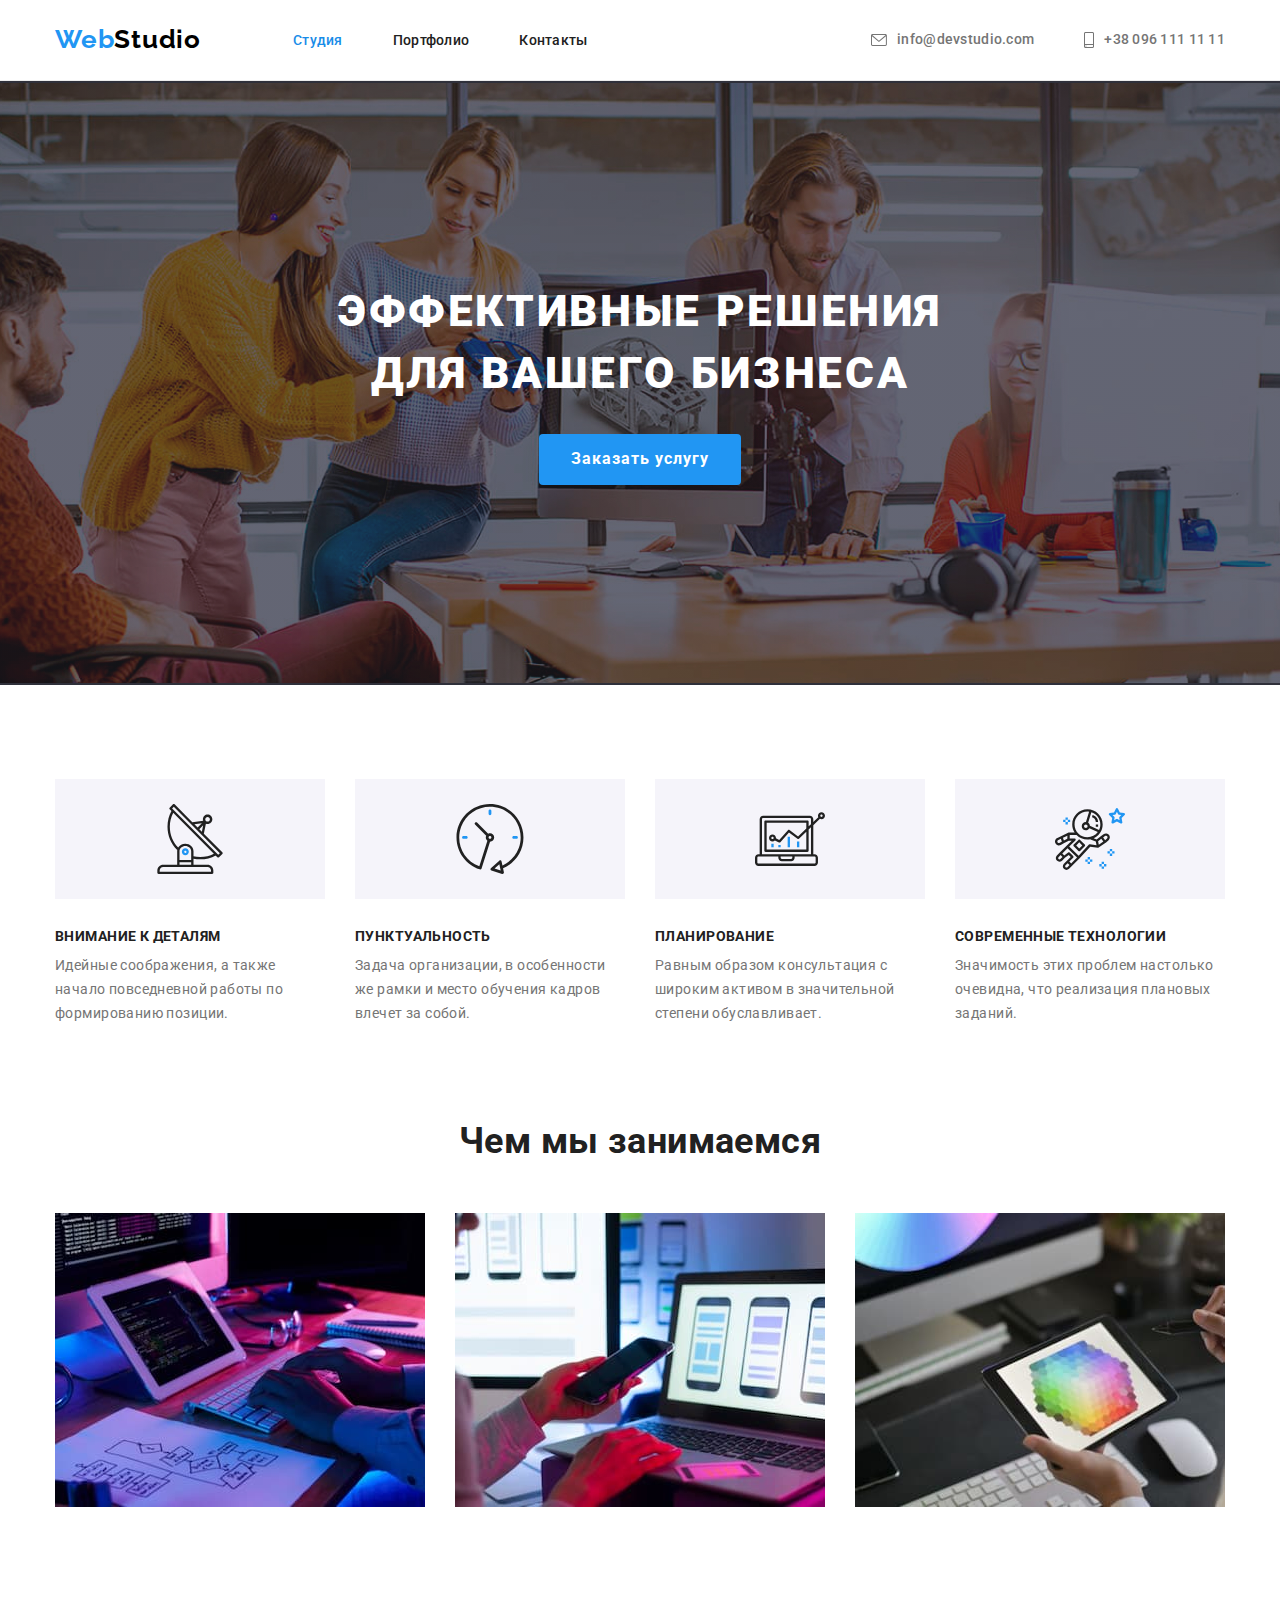
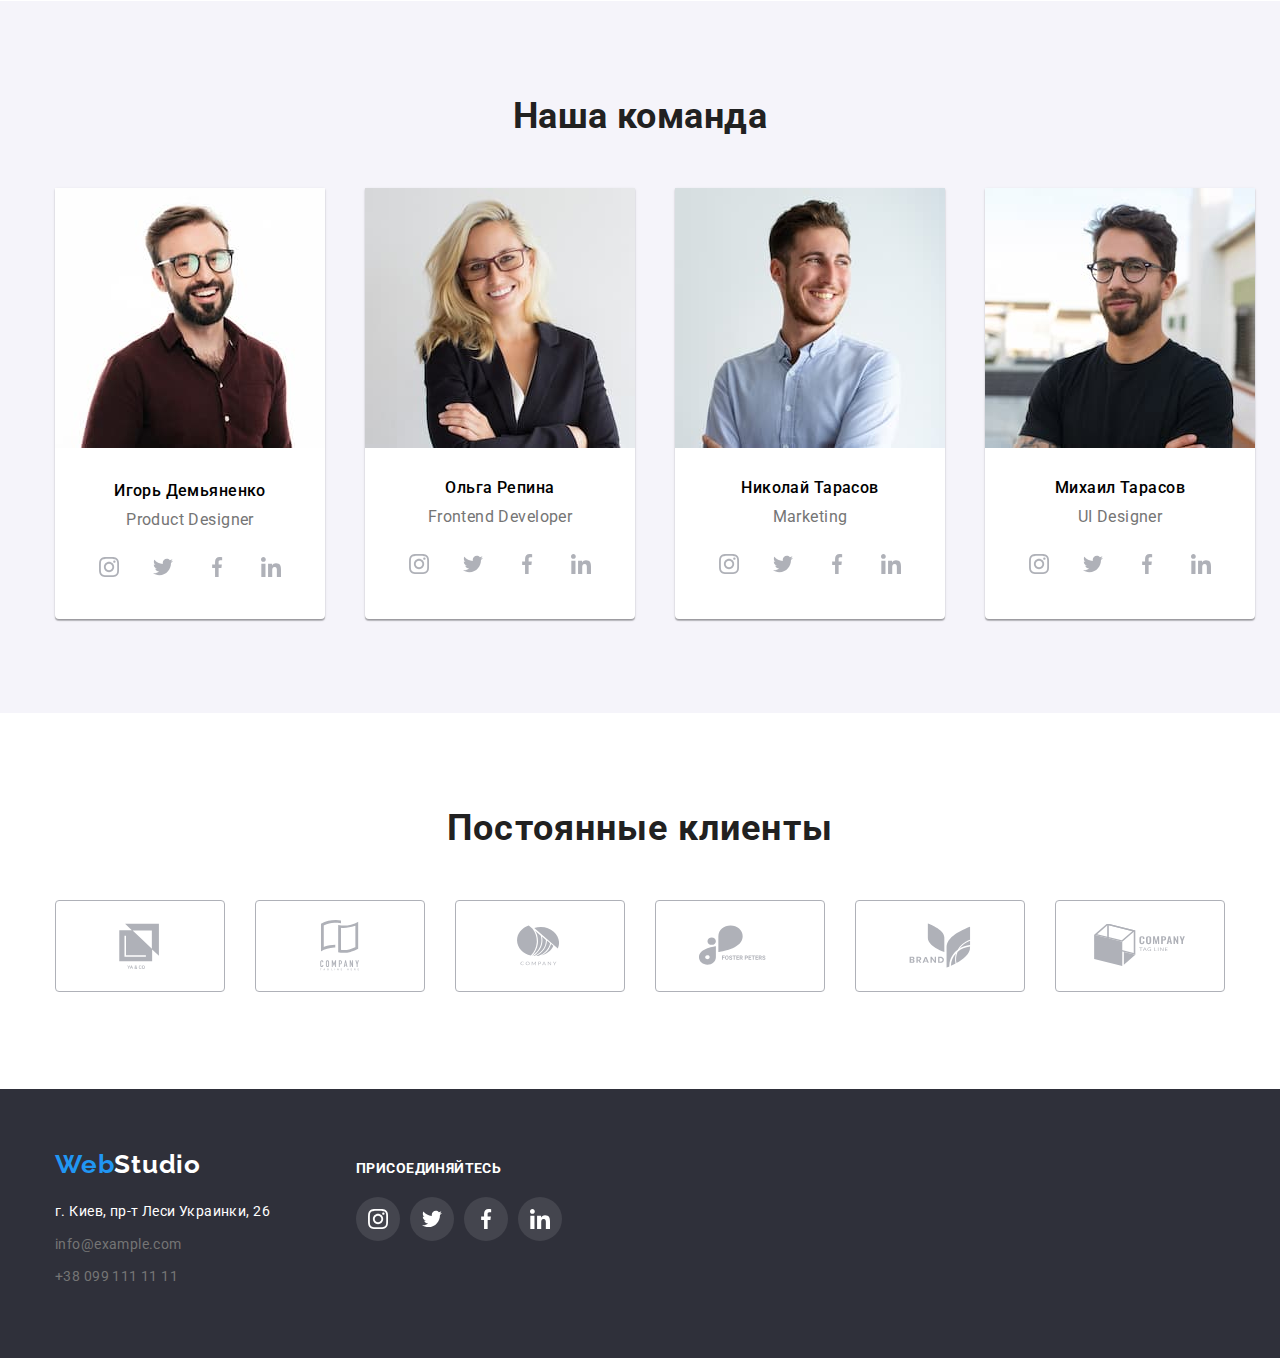
<file: index.html>
<!DOCTYPE html>
<html lang="ru">
<head>
    <meta charset="UTF-8">
    <meta http-equiv="X-UA-Compatible" content="IE=edge">
    <meta name="viewport" content="width=device-width, initial-scale=1.0">
    <link rel="preconnect" href="https://fonts.googleapis.com">
    <link rel="preconnect" href="https://fonts.gstatic.com" crossorigin>
    <link href="https://fonts.googleapis.com/css2?family=Raleway:wght@700&family=Roboto:wght@400;500;700;900&display=swap" rel="stylesheet">
    <link rel="stylesheet" href="css/modern-normalize.css">
    <link rel="stylesheet" href="css/style.css">
    <title>WebStudio</title>
</head>
<body>
    <header class="header">
            <div class="header-conteiner container">
                    <nav class="header-navigation">
                        <a href="" class="web header-logo">Web<span class="header-web">Studio</span></a>
                        <ul class="header-navigation-list">
                            <li><a href="index.html" class="header-nav-item header-active">Студия</a></li>
                            <li><a href="portfolio.html" class="header-nav-item">Портфолио</a></li>
                            <li><a href="" class="header-nav-item last">Контакты</a></li>
                        </ul>
                    </nav>
                    <ul class="header-contacts-list">
                        <li class="header-contact-li">
                            <a href="mailto:info@devstudio.com" class="header-contacts-item"><svg class="header-mail-icon">
                                <use href="images/icons.svg#icon-envelope"></use>
                            </svg>info@devstudio.com</a></li>
                        <li class="header-contact-li"><a href="tel:+380961111111" class="header-contacts-item"><svg class="header-phone-icon">
                            <use href="images/icons.svg#icon-smartphone"></use>
                        </svg>+38 096 111 11 11</a></li>
                    </ul>
            </div>
    </header>
    <main>
        <section class="main-section">
            <div class="main-container container">
                <h1 class="main-header">Эффективные решения <br>для вашего бизнеса</h1>
                <button type="button" class="first-button">Заказать услугу</button>
            </div>
        </section>    
        <section class="section"> 
                <div class="container">
                    <ul class="details-list">
                        <li class="details-item">
                            <div class="details-icon-container">
                                <svg class="details-icon">
                                    <use href="images/icons.svg#icon-antenna"></use>
                                </svg>
                            </div>
                            <h3 class="details-head">Внимание к деталям</h3>
                            <p class="details-text">Идейные соображения, а также начало повседневной работы по формированию позиции.</p>
                        </li>
                        <li class="details-item">
                            <div class="details-icon-container">
                                <svg class="details-icon">
                                    <use href="images/icons.svg#icon-clock"></use>
                                </svg>
                            </div>
                            <h3 class="details-head">Пунктуальность</h3>
                            <p class="details-text">Задача организации, в особенности же рамки и место обучения кадров влечет за собой.</p>
                        </li>
                        <li class="details-item">
                            <div class="details-icon-container">
                                <svg class="details-icon">
                                    <use href="images/icons.svg#icon-diagram"></use>
                                </svg>
                            </div>
                            <h3 class="details-head">Планирование</h3>
                            <p class="details-text">Равным образом консультация с широким активом в значительной степени обуславливает.</p>
                        </li>
                        <li class="details-item last">
                            <div class="details-icon-container">
                                <svg class="details-icon">
                                    <use href="images/icons.svg#icon-astronaut"></use>
                                </svg>
                            </div>
                            <h3 class="details-head">Современные технологии</h3>
                            <p class="details-text">Значимость этих проблем настолько очевидна, что реализация плановых заданий.</p>
                        </li>
                    </ul>
                </div>
        </section>
        <section class="section job">
            <div class="job-div">
                <div class="container">
                    <h2 class="our-job-head">Чем мы занимаемся</h2>
                    <ul class="our-job-list">
                        <li><img src="images/1.jpg" alt="программирование" width="370" height="294" class="webpict"></li>
                        <li><img src="images/2.jpg" alt="программирование" width="370" height="294" class="webpict"></li>
                        <li><img src="images/3.jpg" alt="программирование" width="370" height="294" class="webpict"></li>
                    </ul>
                </div>
            </div>
        </section>
        <section class="team-section section">
            <div class="team-div">
                <div class="container">
                    <h2 class="team-head">Наша команда</h2>
                    <ul class="team-list container">
                        <li class="team-item">
                            <img src="images/demyanenko.jpg" alt="Демьяненко" width="270" height="260">
                            <h3 class="name">Игорь Демьяненко</h3>
                            <p lang="en" class="profession">Product Designer</p>
                                <ul class="team-connect-list">
                                    <li class="team-connect-item"><a class="team-connect-sending" href="">
                                        <svg class="team-connect-icon">
                                            <use href="images/icons.svg#icon-instagram"></use>
                                        </svg>
                                    </a></li>
                                    <li class="team-connect-item"><a class="team-connect-sending" href="">
                                        <svg class="team-connect-icon">
                                            <use href="images/icons.svg#icon-twitter"></use>
                                        </svg>
                                    </a></li>
                                    <li class="team-connect-item"><a class="team-connect-sending" href="">
                                        <svg class="team-connect-icon">
                                            <use href="images/icons.svg#icon-facebook"></use>
                                        </svg>
                                    </a></li>
                                    <li class="team-connect-item last"><a class="team-connect-sending" href="">
                                        <svg class="team-connect-icon">
                                            <use href="images/icons.svg#icon-linkedin"></use>
                                        </svg>
                                    </a></li>
                                </ul>
                        </li>
                        <li class="team-item">
                            <img src="images/repina.jpg" alt="Репина" width="270" height="260" class="webpict">
                            <h3 class="name">Ольга Репина</h3>
                            <p lang="en" class="profession">Frontend Developer</p>
                                <ul class="team-connect-list">
                                    <li class="team-connect-item"><a class="team-connect-sending" href="">
                                        <svg class="team-connect-icon">
                                            <use href="images/icons.svg#icon-instagram"></use>
                                        </svg>
                                    </a></li>
                                    <li class="team-connect-item"><a class="team-connect-sending" href="">
                                        <svg class="team-connect-icon">
                                            <use href="images/icons.svg#icon-twitter"></use>
                                        </svg>
                                    </a></li>
                                    <li class="team-connect-item"><a class="team-connect-sending" href="">
                                        <svg class="team-connect-icon">
                                            <use href="images/icons.svg#icon-facebook"></use>
                                        </svg>
                                    </a></li>
                                    <li class="team-connect-item last"><a class="team-connect-sending" href="">
                                        <svg class="team-connect-icon">
                                            <use href="images/icons.svg#icon-linkedin"></use>
                                        </svg>
                                    </a></li>
                                </ul>
                        </li>
                        <li class="team-item">
                            <img src="images/tarasov.jpg" alt="Тарасов" width="270" height="260" class="webpict">
                            <h3 class="name">Николай Тарасов</h3>
                            <p lang="en" class="profession">Marketing</p>
                                <ul class="team-connect-list">
                                    <li class="team-connect-item"><a class="team-connect-sending" href="">
                                        <svg class="team-connect-icon">
                                            <use href="images/icons.svg#icon-instagram"></use>
                                        </svg>
                                    </a></li>
                                    <li class="team-connect-item"><a class="team-connect-sending" href="">
                                        <svg class="team-connect-icon">
                                            <use href="images/icons.svg#icon-twitter"></use>
                                        </svg>
                                    </a></li>
                                    <li class="team-connect-item"><a class="team-connect-sending" href="">
                                        <svg class="team-connect-icon">
                                            <use href="images/icons.svg#icon-facebook"></use>
                                        </svg>
                                    </a></li>
                                    <li class="team-connect-item last"><a class="team-connect-sending" href="">
                                        <svg class="team-connect-icon">
                                            <use href="images/icons.svg#icon-linkedin"></use>
                                        </svg>
                                    </a></li>
                                </ul>
                        </li>
                        <li class="team-item">
                            <img src="images/ermakov.jpg" alt="Тарасов" width="270" height="260" class="webpict">
                            <h3 class="name">Михаил Тарасов</h3>
                            <p lang="en" class="profession">UI Designer</p>
                                <ul class="team-connect-list">
                                    <li class="team-connect-item"><a class="team-connect-sending" href="">
                                        <svg class="team-connect-icon">
                                            <use href="images/icons.svg#icon-instagram"></use>
                                        </svg>
                                    </a></li>
                                    <li class="team-connect-item"><a class="team-connect-sending" href="">
                                        <svg class="team-connect-icon">
                                            <use href="images/icons.svg#icon-twitter"></use>
                                        </svg>
                                    </a></li>
                                    <li class="team-connect-item"><a class="team-connect-sending" href="">
                                        <svg class="team-connect-icon">
                                            <use href="images/icons.svg#icon-facebook"></use>
                                        </svg>
                                    </a></li>
                                    <li class="team-connect-item last"><a class="team-connect-sending" href="">
                                        <svg class="team-connect-icon">
                                            <use href="images/icons.svg#icon-linkedin"></use>
                                        </svg>
                                    </a></li>
                                </ul>
                        </li>
                    </ul>
                </div>
            </div>
        </section>
        <section class="clients section">
            <div class="container">
            <h2 class="clients-head">Постоянные клиенты</h2>
                <ul class="clients-list">
                    <li class="clients-item">
                        <a href="" class="clients-sending"><svg class="clients-icon"><use href="images/icons.svg#icon-client1"></use></svg></a>
                    </li>
                    <li class="clients-item">
                        <a href="" class="clients-sending"><svg class="clients-icon"><use href="images/icons.svg#icon-client2"></use></svg></a>
                    </li>
                    <li class="clients-item">
                        <a href="" class="clients-sending"><svg class="clients-icon"><use href="images/icons.svg#icon-client3"></use></svg></a>
                    </li>
                    <li class="clients-item">
                        <a href="" class="clients-sending"><svg class="clients-icon"><use href="images/icons.svg#icon-client4"></use></svg></a>
                    </li>
                    <li class="clients-item">
                        <a href="" class="clients-sending"><svg class="clients-icon"><use href="images/icons.svg#icon-client5"></use></svg></a>
                    </li>
                    <li class="clients-item last">
                        <a href="" class="clients-sending"><svg class="clients-icon"><use href="images/icons.svg#icon-client6"></use></svg></a>
                    </li>
                </ul>
            </div>
        </section>
    </main>
    <footer>
        <div class="footer-container container">
            <div class="footer-part-first">
                <a href="" class="web last">Web<span class="footer-web">Studio</span></a>
                <address class="footer-addrerss">
                    <ul class="footer-list">
                        <li><p class="footer-addrerss-item">г. Киев, пр-т Леси Украинки, 26</p></li>
                        <li><a href="mailto:info@example.com" class="footer-addrerss-mail">info@example.com</a></li>
                        <li><a href="tel:+380991111111" class="footer-addrerss-mail">+38 099 111 11 11</a></li>
                    </ul>
                </address>
            </div>
            <div class="footer-connection">
                <p class="ftcnt-head">присоединяйтесь</p>
                <ul class="footer-connection-list">
                    <li class="footer-connection-item">
                        <a href="" class="footer-connect-sending">
                            <svg class="footer-connect-icon">
                                <use href="./images/icons.svg#icon-footerinstagram"></use>
                            </svg>
                        </a>
                    </li>
                    <li class="footer-connection-item">
                        <a href="" class="footer-connect-sending">
                            <svg class="footer-connect-icon">
                                <use href="./images/icons.svg#icon-footertwitter"></use>
                            </svg>
                        </a>
                    </li>
                    <li class="footer-connection-item">
                        <a href="" class="footer-connect-sending">
                            <svg class="footer-connect-icon">
                                <use href="./images/icons.svg#icon-footerfacebook"></use>
                            </svg>
                        </a>
                    </li>
                    <li class="footer-connection-item last">
                        <a href="" class="footer-connect-sending">
                            <svg class="footer-connect-icon">
                                <use href="./images/icons.svg#icon-footerlinkedin"></use>
                            </svg>
                        </a>
                    </li>
                </ul>
            </div>
        </div>            
    </footer>
</body>
</html>
</file>
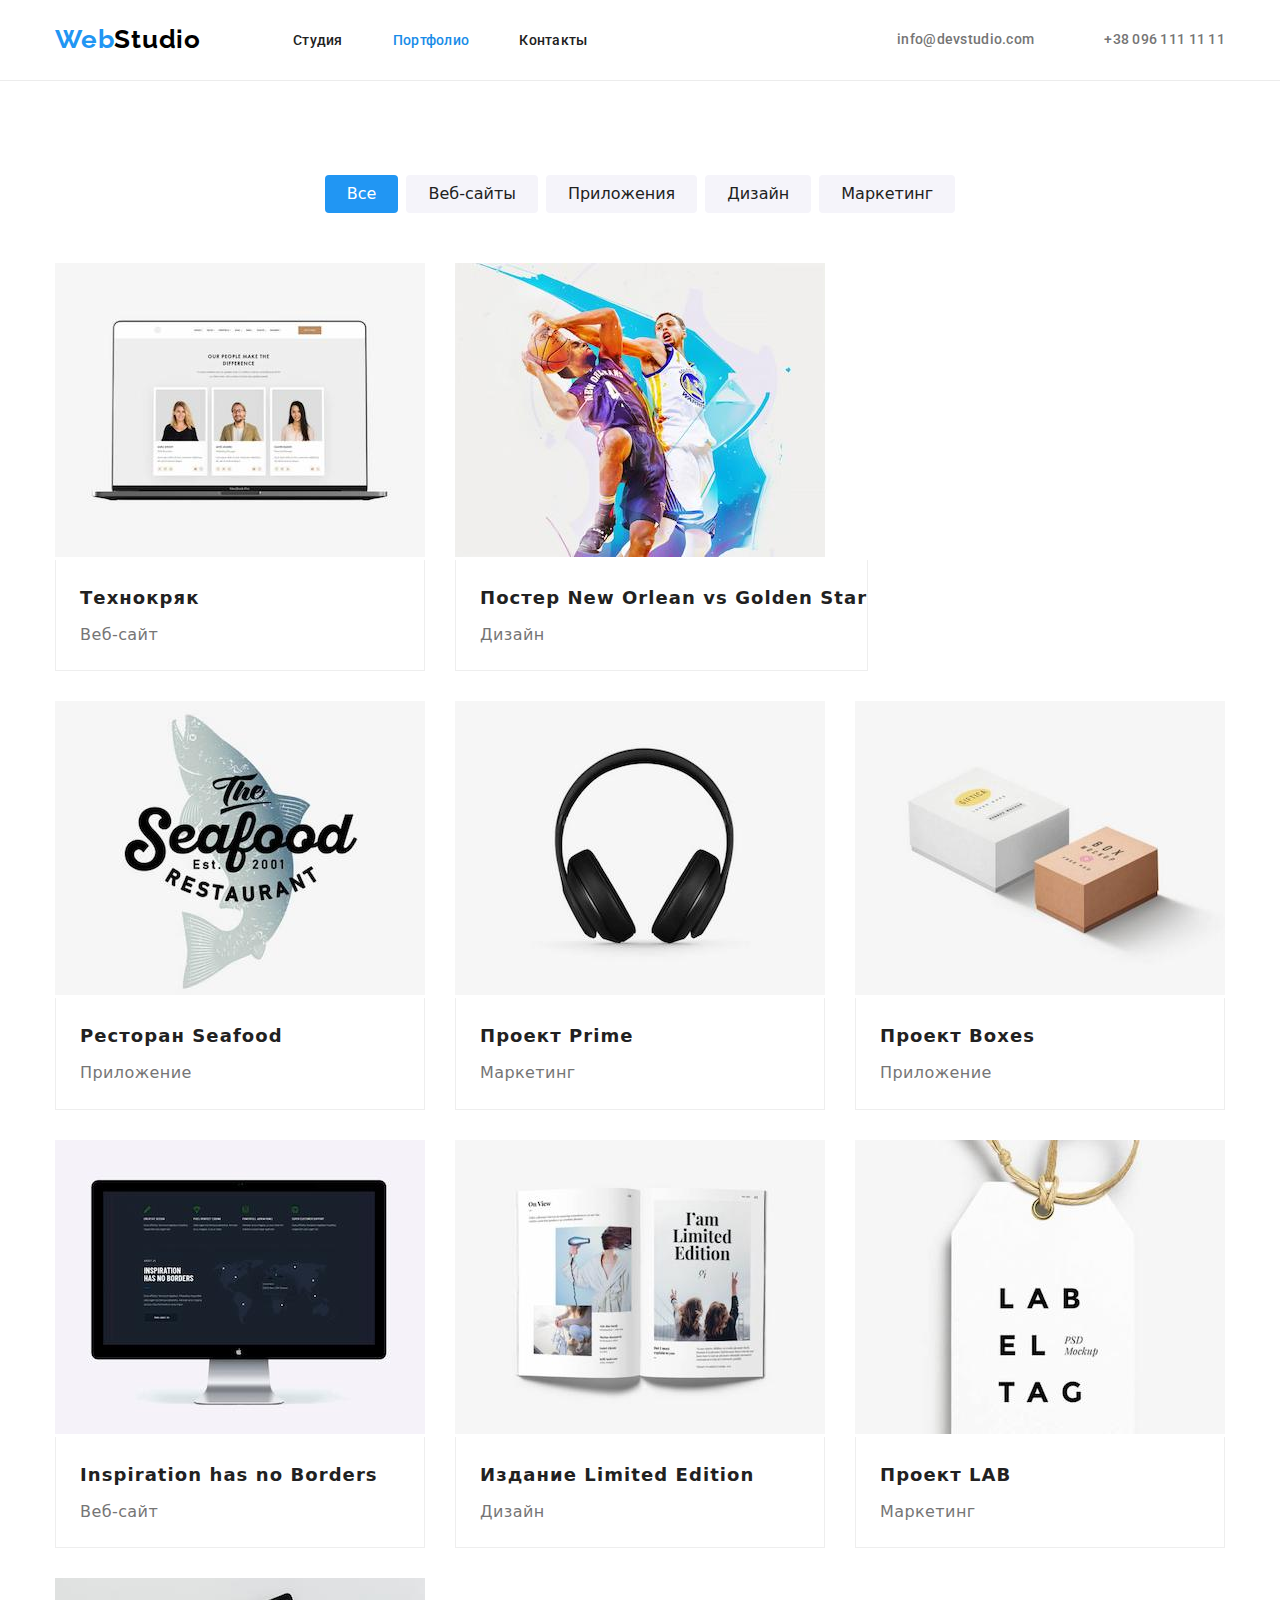
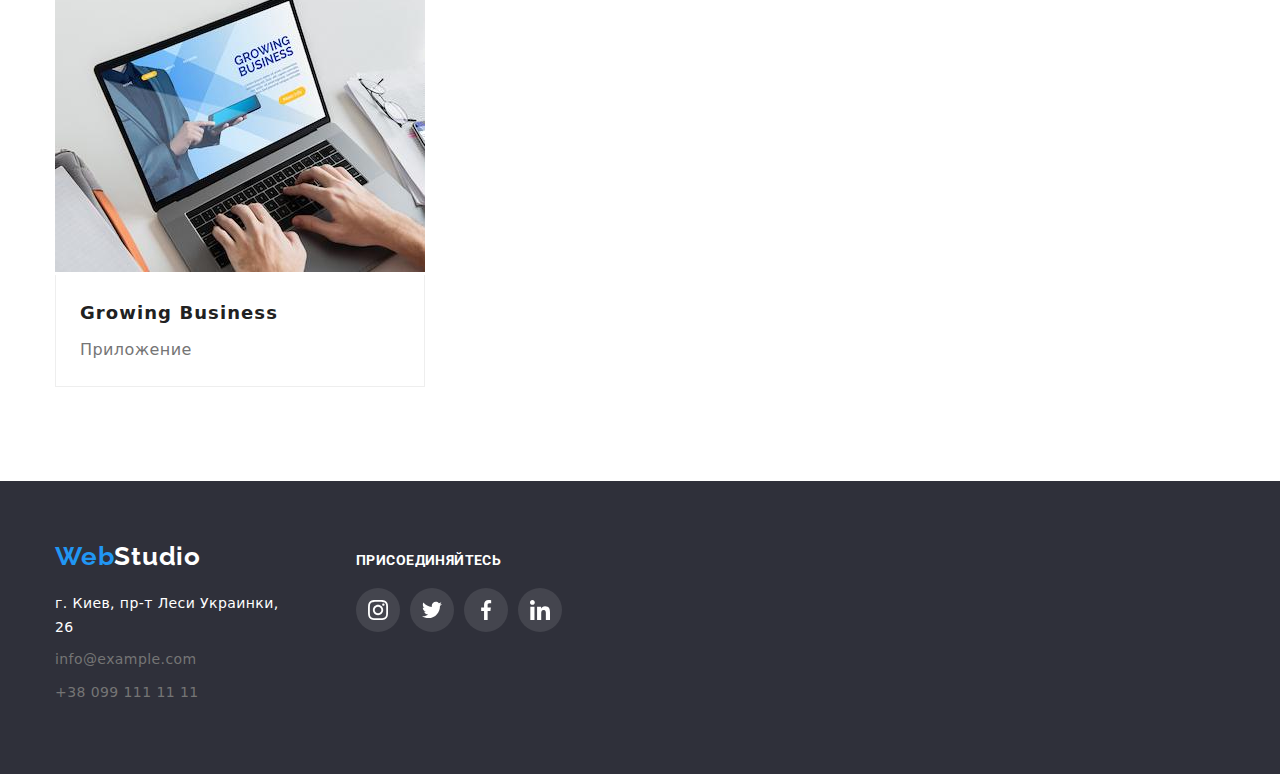
<file: portfolio.html>
<!DOCTYPE html>
<html lang="ru">
<head>
    <meta charset="UTF-8">
    <meta http-equiv="X-UA-Compatible" content="IE=edge">
    <meta name="viewport" content="width=device-width, initial-scale=1.0">
    <link rel="preconnect" href="https://fonts.googleapis.com">
    <link rel="preconnect" href="https://fonts.gstatic.com" crossorigin>
    <link href="https://fonts.googleapis.com/css2?family=Raleway:wght@700&family=Roboto:wght@400;500;700;900&display=swap" rel="stylesheet">
    <link rel="stylesheet" href="css/style.css">
    <link rel="stylesheet" href="css/modern-normalize.css">
    <title>Portfolio</title>
</head>
<body>
    <header class="header">
        <div class="header-conteiner container">
                <nav class="header-navigation">
                    <a href="" class="web">Web<span class="header-web">Studio</span></a>
                    <ul class="header-navigation-list">
                        <li><a href="index.html" class="header-nav-item">Студия</a></li>
                        <li><a href="portfolio.html" class="header-nav-item header-active">Портфолио</a></li>
                        <li><a href="" class="header-nav-item last">Контакты</a></li>
                    </ul>
                </nav>
                <ul class="header-contacts-list">
                    <li class="header-contact-li">
                        <a href="mailto:info@devstudio.com" class="header-contacts-item"><svg class="header-mail-icon">
                            <use href="images/icons.svg#icon-header-mail"></use>
                        </svg>info@devstudio.com</a></li>
                    <li class="header-contact-li"><a href="tel:+380961111111" class="header-contacts-item"><svg class="header-phone-icon">
                        <use href="images/icons.svg#icon-headerphone"></use>
                    </svg>+38 096 111 11 11</a></li>
                </ul>
        </div>
</header>
    <main class="section">
        <div class="container">
            <h1 class="visually-hidden">Portfolio-main</h1>
                <ul class="portfolio-buttons">
                    <li><button type="button" class="button-active">Все</button></li>
                    <li><button type="button" class="second-buttons">Веб-сайты</button></li>
                    <li><button type="button" class="second-buttons">Приложения</button></li>
                    <li><button type="button" class="second-buttons">Дизайн</button></li>
                    <li><button type="button" class="second-buttons last">Маркетинг</button></li>
                </ul>
                <ul class="portfolio-list">
                    <li class="portfolio-item">
                        <a href="" class="portfolio-menu">
                            <img src="images2/1.jpg" alt="Технокряк" width="370" height="294" class="portfolio-menu-img">
                            <div class="portfolio-menu-text"><h2 class="portfolio-list-head">Технокряк</h2>
                            <p class="portfolio-list-text">Веб-сайт</p></div>
                        </a>
                    </li>
                    <li class="portfolio-item">
                        <a href="" class="portfolio-menu">
                            <img src="images2/2.jpg" alt="Постер" width="370" height="294" class="portfolio-menu-img">
                            <div class="portfolio-menu-text"><h2 class="portfolio-list-head">Постер New Orlean vs Golden Star</h2>
                            <p class="portfolio-list-text">Дизайн</p></div>
                        </a>
                    </li>
                    <li class="portfolio-item">
                        <a href="" class="portfolio-menu">
                            <img src="images2/3.jpg" alt="Ресторан" width="370" height="294" class="portfolio-menu-img">
                            <div class="portfolio-menu-text"><h2 class="portfolio-list-head">Ресторан Seafood</h2>
                            <p class="portfolio-list-text">Приложение</p></div>
                        </a>
                    </li>
                    <li class="portfolio-item">
                        <a href="" class="portfolio-menu">
                            <img src="images2/4.jpg" alt="Проект" width="370" height="294" class="portfolio-menu-img">
                            <div class="portfolio-menu-text"><h2 class="portfolio-list-head">Проект Prime</h2>
                            <p class="portfolio-list-text">Маркетинг</p></div>
                        </a>
                    </li>
                    <li class="portfolio-item">
                        <a href="" class="portfolio-menu">
                            <img src="images2/5.jpg" alt="Проект" width="370" height="294" class="portfolio-menu-img">
                            <div class="portfolio-menu-text"><h2 class="portfolio-list-head">Проект Boxes</h2>
                            <p class="portfolio-list-text">Приложение</p></div>
                        </a>
                    </li>
                    <li class="portfolio-item">
                        <a href="" class="portfolio-menu">
                            <img src="images2/6.jpg" alt="Вдохновение" width="370" height="294" class="portfolio-menu-img">
                            <div class="portfolio-menu-text"><h2 lang="en" class="portfolio-list-head">Inspiration has no Borders</h2>
                            <p class="portfolio-list-text">Веб-сайт</p></div>
                        </a>
                    </li>
                    <li class="portfolio-item">
                        <a href="" class="portfolio-menu">
                            <img src="images2/7.jpg" alt="Издание" width="370" height="294" class="portfolio-menu-img">
                            <div class="portfolio-menu-text"><h2 class="portfolio-list-head"> Издание Limited Edition</h2>
                            <p class="portfolio-list-text">Дизайн</p></div>
                        </a>
                    </li>
                    <li class="portfolio-item">
                        <a href="" class="portfolio-menu">
                            <img src="images2/8.jpg" alt="Проект" width="370" height="294" class="portfolio-menu-img">
                            <div class="portfolio-menu-text"><h2 class="portfolio-list-head">Проект LAB</h2>
                            <p class="portfolio-list-text">Маркетинг</p></div>
                        </a>
                    </li>
                    <li class="portfolio-item">
                        <a href="" class="portfolio-menu">
                            <img src="images2/9.jpg" alt="Бизнес" width="370" height="294" class="portfolio-menu-img">
                            <div class="portfolio-menu-text"><h2 lang="en" class="portfolio-list-head">Growing Business</h2>
                            <p class="portfolio-list-text">Приложение</p></div>
                        </a>
                    </li>
                </ul> 
        </div>      
    </main>
    <footer>
        <div class="footer-container container">
            <div class="footer-part-first">
                <a href="" class="web last">Web<span class="footer-web">Studio</span></a>
                <address class="footer-addrerss">
                    <ul class="footer-list">
                        <li><p class="footer-addrerss-item">г. Киев, пр-т Леси Украинки, 26</p></li>
                        <li><a href="mailto:info@example.com" class="footer-addrerss-mail">info@example.com</a></li>
                        <li><a href="tel:+380991111111" class="footer-addrerss-mail">+38 099 111 11 11</a></li>
                    </ul>
                </address>
            </div>
            <div class="footer-connection">
                <p class="ftcnt-head">присоединяйтесь</p>
                <ul class="footer-connection-list">
                    <li class="footer-connection-item">
                        <a href="" class="footer-connect-sending">
                            <svg class="footer-connect-icon">
                                <use href="./images/icons.svg#icon-footerinstagram"></use>
                            </svg>
                        </a>
                    </li>
                    <li class="footer-connection-item">
                        <a href="" class="footer-connect-sending">
                            <svg class="footer-connect-icon">
                                <use href="./images/icons.svg#icon-footertwitter"></use>
                            </svg>
                        </a>
                    </li>
                    <li class="footer-connection-item">
                        <a href="" class="footer-connect-sending">
                            <svg class="footer-connect-icon">
                                <use href="./images/icons.svg#icon-footerfacebook"></use>
                            </svg>
                        </a>
                    </li>
                    <li class="footer-connection-item last">
                        <a href="" class="footer-connect-sending">
                            <svg class="footer-connect-icon">
                                <use href="./images/icons.svg#icon-footerlinkedin"></use>
                            </svg>
                        </a>
                    </li>
                </ul>
            </div>
        </div>            
    </footer>
</body>
</html>
</file>
<file: css/style.css>
:root {
    --main: #fff;
    --sending: #2196F3;
    --send-two: #188CE8;
    --main-text-color: #212121;
    --black: #000000;
    --second-main: #757575;
    --back: #2F303A;
    --second-back: #F5F4FA;
    --border-one: #ECECEC;
    --border-two: #EEEEEE;
    --border-three: #AFB1B8;
    --iconcolor: #AFB1B8;
    --footericon: #2F303A;
}
body {
    font-family: 'Roboto', sans-serif;
    background-color: var(--main);
    letter-spacing: 0.03em;
    font-size: 14px;
}
ul {list-style: none;
    margin: 0;
    padding: 0;
}
h1, h2, h3, h4, h5, h6, p {
    margin: 0;
    padding: 0;
}
img {
    max-width: 100%;
}
.container {
    width: 1200px;
    padding-left: 15px;
    padding-right: 15px;
    margin-right: auto;
    margin-left: auto;
}
.our-job-head, 
.team-head, 
.first-button {
    text-align: center;
}
.team-list, 
.our-job-list, 
.details-list, .header, 
.header-navigation-list, 
.header-navigation, 
.header-contacts-list,
.portfolio-buttons {
    display: flex;
}
.section{
    padding-top: 94px;
    padding-bottom: 94px;
}
.visually-hidden {
    position: absolute;
    white-space: nowrap;
    width: 1px;
    height: 1px;
    overflow: hidden;
    border: 0;
    padding: 0;
    clip: rect(0 0 0 0);
    clip-path: inset(50%);
    margin: -1px;
  }

/*--------------------------------------HEADER-------------------------------------------*/

.header {
    align-items: center;
    justify-content: space-between;
    border-bottom: 1px solid var(--border-one);
}
.header-conteiner {
    display: inline-flex;
}
.header-navigation {
    align-items: center;

}
.header-logo {
    padding-top: 24px;
    padding-bottom: 25px;
}
.web {
    font-family: 'Raleway';
    color: var(--sending);
    text-decoration: none;
    font-weight: 700;
    font-size: 26px;
    line-height: 1.2;
    letter-spacing: 0.03em;
    margin-right: 92px;
}
.header-web {
    color: var(--black);
}
.header-navigation-list {


}
.header-nav-item {
    font-family: 'Roboto';
    font-weight: 500;
    line-height: 1.1;
    letter-spacing: 0.02em;
    color: var(--main-text-color);
    margin-right: 50px;
    text-decoration: none;
    padding-top: 32px;
    padding-bottom: 32px;

}
.header-contacts-list {
    align-items: center;
    margin-left: auto;
}
.header-contact-li {
}
.header-mail-icon {
    width: 16px;
    height: 12px;
    margin-right: 10px;
    fill: currentColor;
}
.header-phone-icon {
    width: 10px;
    height: 16px;
    margin-right: 10px;
    fill: currentColor;
}
.header-contacts-item {
    font-family: 'Roboto';
    font-weight: 500;
    line-height: 1.1;
    letter-spacing: 0.02em;
    color: var(--second-main);
    text-decoration: none;
    display: flex;
    align-items: center;
    padding-top: 32px;
    padding-bottom: 32px;
}
.header-contact-li+.header-contact-li {
    margin-left: 50px;
}
.header-nav-item:hover, 
.header-nav-item:focus, 
.header-contacts-item:hover, 
.header-contacts-item:focus {
    color: var(--sending);
}
.header-mail-icon:hover,
.header-mail-icon:focus,
.header-phone-icon:hover,
.header-phone-icon:focus {
    fill: currentColor;
}
.header-active {
    color: var(--send-two);
}


/*------------------------------------FOOTER-----------------------------------*/

footer {
    background-color: var(--back);
    padding-top: 60px;
    padding-bottom: 60px;
}
.footer-container {
    display: flex;
    align-items: baseline;
}
.footer-part-first {

}
.footer-web {
    color: var(--main);
}
.footer-list {
    padding-left: 0;
    width: 231px;
}
.footer-addrerss {
    font-style: normal;
    margin-top: 20px;
}
.footer-addrerss-item {
    color: var(--main);
    margin-bottom: 0;
    line-height: 1.7;
    font-weight: 400;
    margin-bottom: 9px;
}
.footer-addrerss-tel, 
.footer-addrerss-mail {
    color: var(--second-main);
    line-height: 1.7;
    font-weight: 400;
    text-decoration: none;
}
.footer-addrerss-tel:hover, 
.footer-addrerss-mail:hover, 
.footer-addrerss-tel:focus, 
.footer-addrerss-mail:focus {
    color: var(--sending);
} 
.footer-addrerss-mail {
    margin-bottom: 9px;
    display: block;
}
.footer-connection {
    margin-left: 70px;
}
.ftcnt-head {
    font-family: 'Roboto', sans-serif;
    font-weight: 700;
    font-size: 14px;
    line-height: 1.14;
    text-transform: uppercase;
    color: var(--main);
    margin-bottom: 20px;
}
.footer-connection-list {
    display: flex;
}
.footer-connection-item {
    width: 44px;
    height: 44px;
    margin-right: 10px;
    border-radius: 50%;
    text-align: center;
    background: rgba(255, 255, 255,0.1);
}
.footer-connect-sending {

}
.footer-connect-icon {
    width: 44px;
    height: 44px;
    padding: 12px;
    fill: var(--main);
}
.footer-connection-item:hover,
.footer-connection-item:active {
    background-color: var(--sending);
    opacity: 1;
}


/*------------------------------------FIRST MAIN SECTION-----------------------------------*/

.main-section {
    max-width: 1600px;
    margin: 0 auto;
    background-color: var(--back);
    background-image: linear-gradient(rgba(47, 48, 58, 0.4), rgba(47, 48, 58, 0.4)), url('../images/bgimghw4.jpg');
    background-position: center;
    background-repeat: no-repeat;
    padding-top: 200px;
    padding-bottom: 200px;
    text-align: center;
}
.main-container {

}
.main-header {
    color: var(--main);
    font-weight: 900;
    font-size: 44px;
    line-height: 1.4;
    letter-spacing: 0.06em;
    text-transform: uppercase;
    margin-bottom: 30px;
}
.first-button {
    color: var(--main);
    background-color: var(--sending);
    font-family: inherit;
    font-weight: 700;
    font-size: 16px;
    line-height: 1.9;
    letter-spacing: 0.06em;
    padding: 10px 32px;
    border-radius: 4px;
    border: none;
    cursor: pointer;
}
.first-button:hover {
    background-color: var(--send-two);
}


/*------------------------------------DETAILS-----------------------------------*/

.details-list {

}
.details-item {
    width: 270px;
    margin-right: 30px;
}
.details-icon-container {
    height: 120px;
    align-items: center;
    justify-content: center;
    display: flex;
    background-color: var(--second-back);
    margin-bottom: 30px;
}
.details-icon {
    width: 70px;
    height: 70px;
}
.details-head {
    font-family: 'Roboto';
    color: var(--main-text-color);
    font-weight: 700;
    font-size: 14px;
    line-height: 1.1;
    text-transform: uppercase;
    margin-bottom: 10px;
}
.details-text {
    color: var(--second-main);
    font-weight: 400;
    line-height: 1.7;
}

/*--------------------------------------WORK-------------------------------------------*/

.webpict {
    max-width: 100%;
    display: block;
    height: auto;
}
.job {
    padding-top: 0;
}
.our-job-head {
    color: var(--main-text-color);
    font-weight: 700;
    font-size: 36px;
    line-height: 1.2;
    text-align: center;
    margin-bottom: 50px;
    margin-top: 0;
}
.our-job-list,
.team-list {
    justify-content: space-between;
    padding: 0;
}

/*--------------------------------------TEAM-------------------------------------------*/

.team-section {
    background-color: var(--second-back);
}
.team-head {
    color: var(--main-text-color);
    font-weight: 700;
    font-size: 36px;
    line-height: 1.2;
    text-align: center;
    margin-bottom: 50px;
    margin-top: 0;
}
.team-item {
    background-color: var(--main);
    box-shadow: 0px 1px 3px rgba(0, 0, 0, 0.12), 0px 1px 1px rgba(0, 0, 0, 0.14), 0px 2px 1px rgba(0, 0, 0, 0.2);
    border-radius: 0px 0px 4px 4px;
}
.name {
    font-weight: 500;
    font-size: 16px;
    line-height: 1.2;
    text-align: center;
    margin-bottom: 10px;
    margin-top: 30px;
}
.profession {
    color: var(--second-main);
    font-weight: 400;
    font-size: 16px;
    line-height: 1.2;
    text-align: center;
    margin-bottom: 16px;
}
.team-connection {

}
.team-connect-list {
    display: flex;
    justify-content: center;
    margin-bottom: 30px;
}
.team-connect-item {
    width: 44px;
    height: 44px;
    border-radius: 50%;
    margin-right: 10px;
    text-align: center;
}
.team-connect-sending {

}
.team-connect-item:hover,
.team-connect-item:focus {
    background-color: var(--sending);
    opacity: 1;
    fill: var(--main);
} 
.team-connect-icon:hover,
.team-connect-icon:focus {
    fill: var(--main);
    opacity: 1;
}
.team-connect-icon {
    text-align: center;
    width: 44px;
    height: 44px;
    padding: 12px;
    fill: var(--iconcolor);
}

/*-------------------------------------CLIENTS------------------------*/

.clients {
}
.clients-head {
    font-weight: 700;
    font-size: 36px;
    line-height: 1.17;
    text-align: center;
    letter-spacing: 0.03em;
    color: var(--main-text-color);
    margin-bottom: 50px;
}
.clients-list {
    display: flex;
}
.clients-item {
    margin-right: 30px;
    text-align: center;
}
.clients-sending {

}
.clients-icon {
    width: 170px;
    height: 92px;
    fill: var(--iconcolor);
    padding: 16px 32px;
    border-radius: 4px;
    border: 1px solid var(--border-three);
}
.clients-icon:hover,
.clients-icon:focus {
    fill: var(--sending);
    fill-opacity: 1;
    border: 1px solid var(--sending)
}

/*--------------------------------------PORTFOLIO-------------------------------------------*/

.portfolio-buttons {
    justify-content: center;
    margin-bottom: 50px;
    margin-top: 0;
}
.button-active,
.second-buttons {
    font-family: inherit;
    font-weight: 500;
    font-size: 16px;
    line-height: 1.6;
    text-align: center;
    padding: 6px 22px;
    border: none;
    margin-right: 8px;
    cursor: pointer;
    border-radius: 4px;
}
.button-active {
    color: var(--main);
    background-color: var(--sending);
}
.second-buttons {
    color: var(--main-text-color);
    background-color: var(--second-back);
}
.button-active:hover,
.second-buttons:hover,
.button-active:focus,
.second-buttons:focus {
    background-color: var(--sending);
    color: var(--main);
    box-shadow: 0px 3px 1px rgba(0, 0, 0, 0.1), 0px 1px 2px rgba(0, 0, 0, 0.08), 0px 2px 2px rgba(0, 0, 0, 0.12);
}  
.portfolio-menu {
    text-decoration: none;
    display: block;
}
.portfolio-menu-img {
    margin-bottom: 0;
}
.portfolio-menu-text {
    border-left: 1px solid var(--border-two);
    border-right: 1px solid var(--border-two);
    border-bottom: 1px solid var(--border-two);
    padding: 20px 0 20px 24px;
}
.portfolio-list {
    display: flex;
    flex-wrap: wrap;
    margin-left: -30px;
    margin-top: -30px;
}
.portfolio-item {
    margin-top: 30px;
    margin-left: 30px;
}
.portfolio-menu:hover {
    box-shadow: 0px 1px 1px rgba(0, 0, 0, 0.12), 0px 4px 4px rgba(0, 0, 0, 0.06), 1px 4px 6px rgba(0, 0, 0, 0.16);
}
.portfolio-list-head {
    color: var(--main-text-color);
    font-weight: 700;
    font-size: 18px;
    line-height: 2;
    letter-spacing: 0.06em;
    margin-bottom: 4px;
}
.portfolio-list-text {
    color: var(--second-main);
    font-weight: 400;
    font-size: 16px;
    line-height: 1.9;
}



/*---------------------IMPORTANT-------------*/
.last {
    margin-right: 0;
}
</file>
